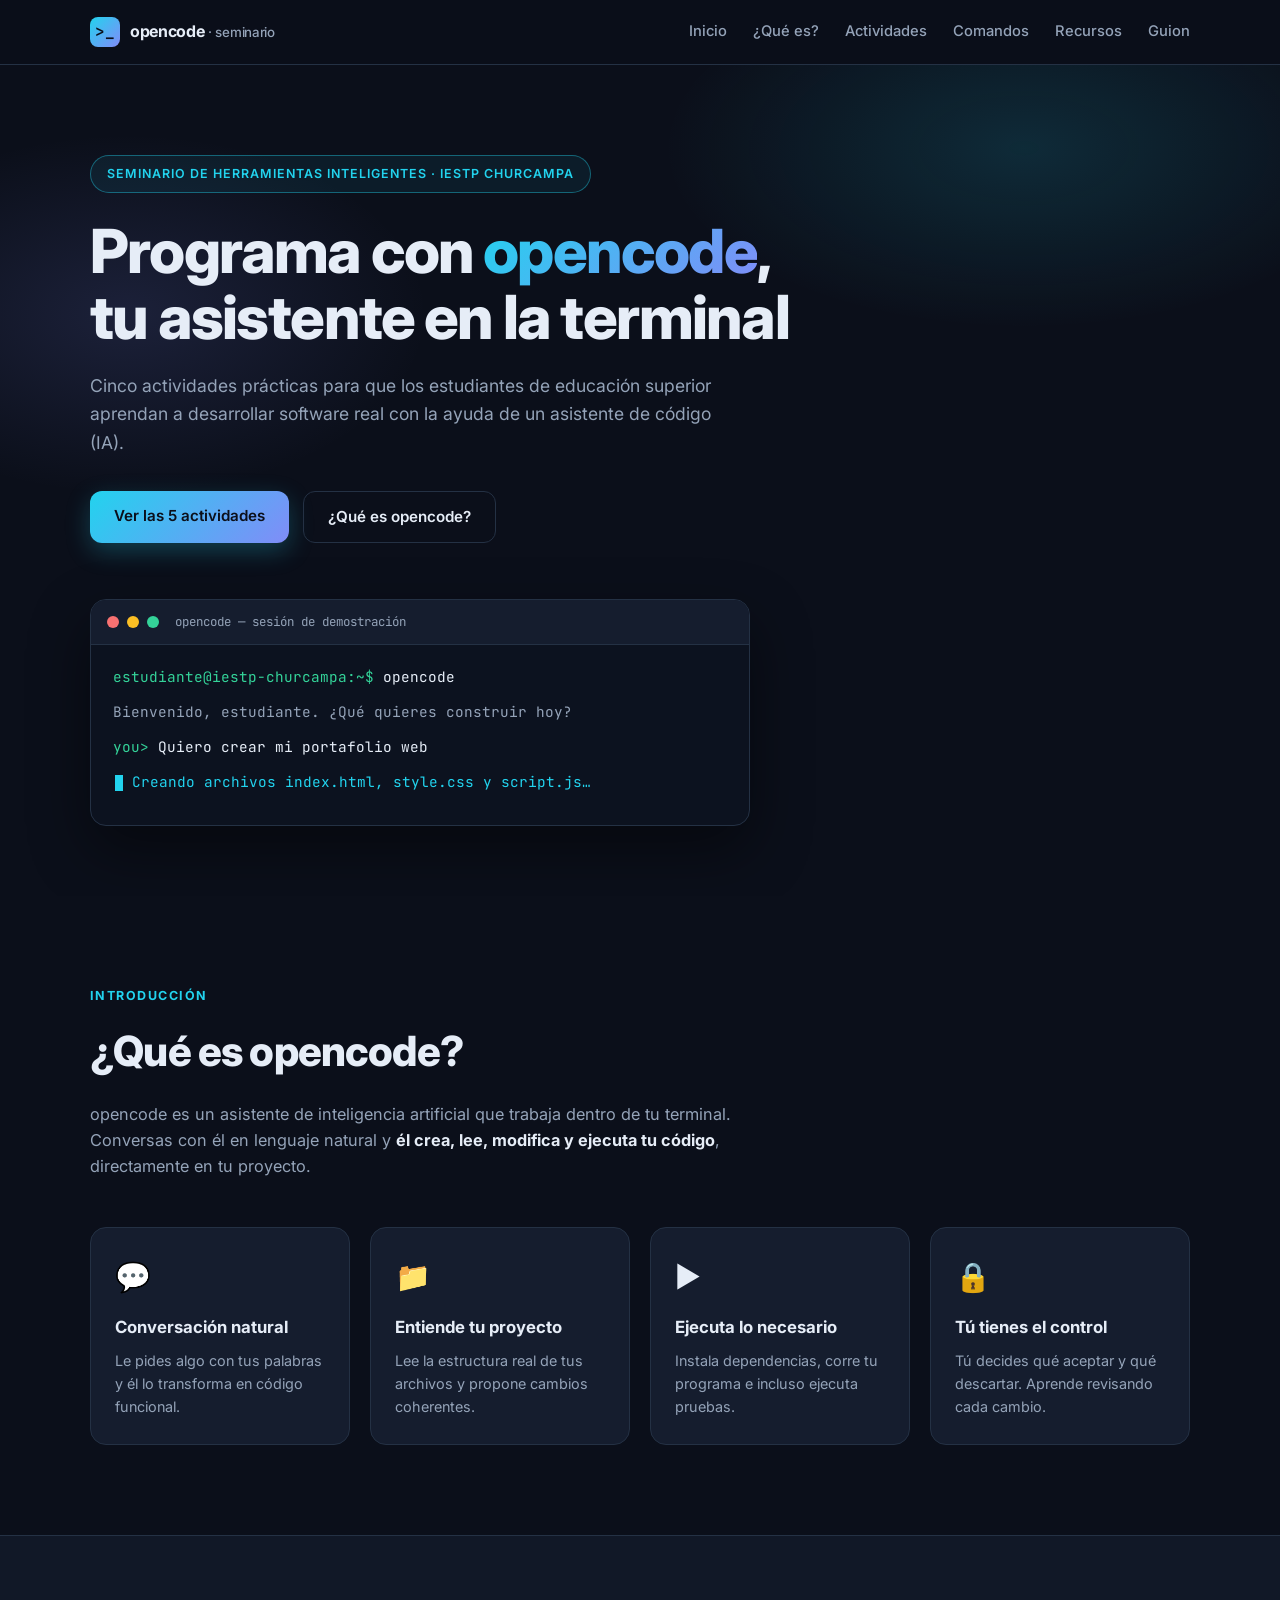
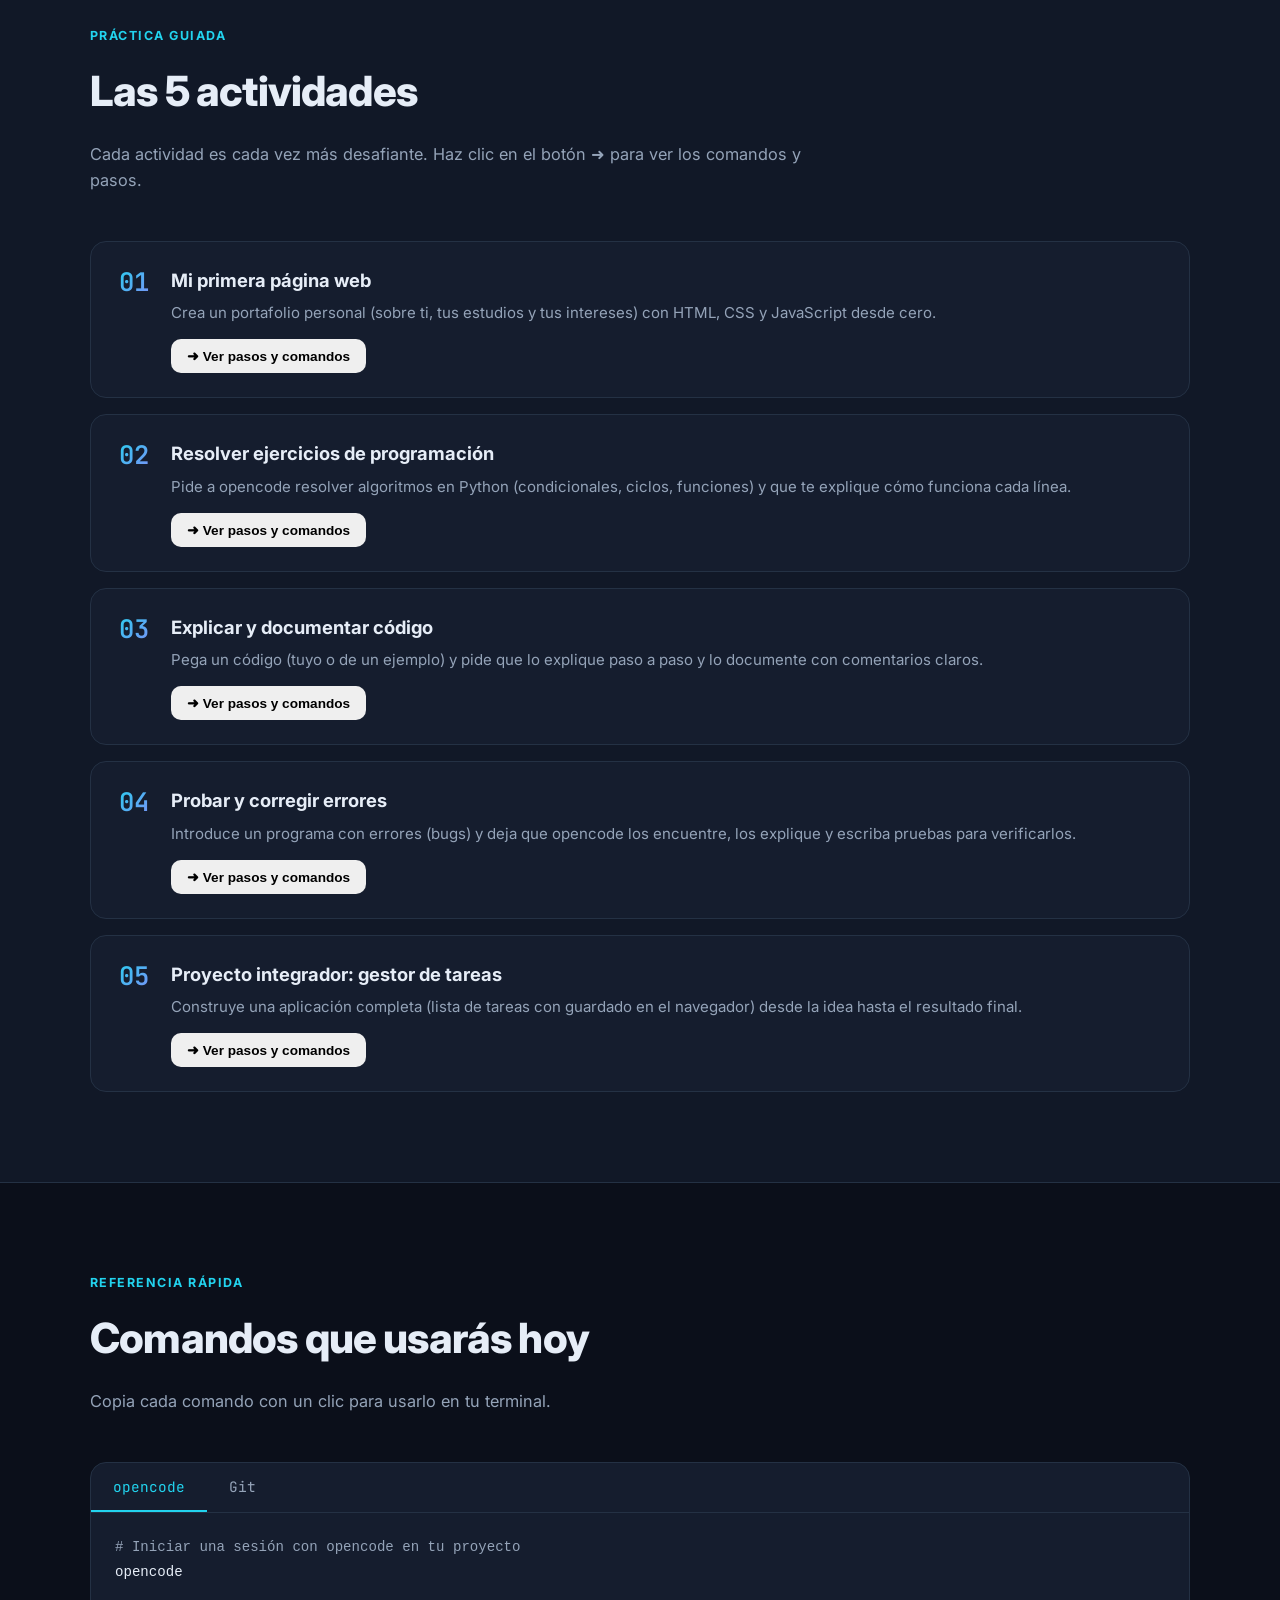
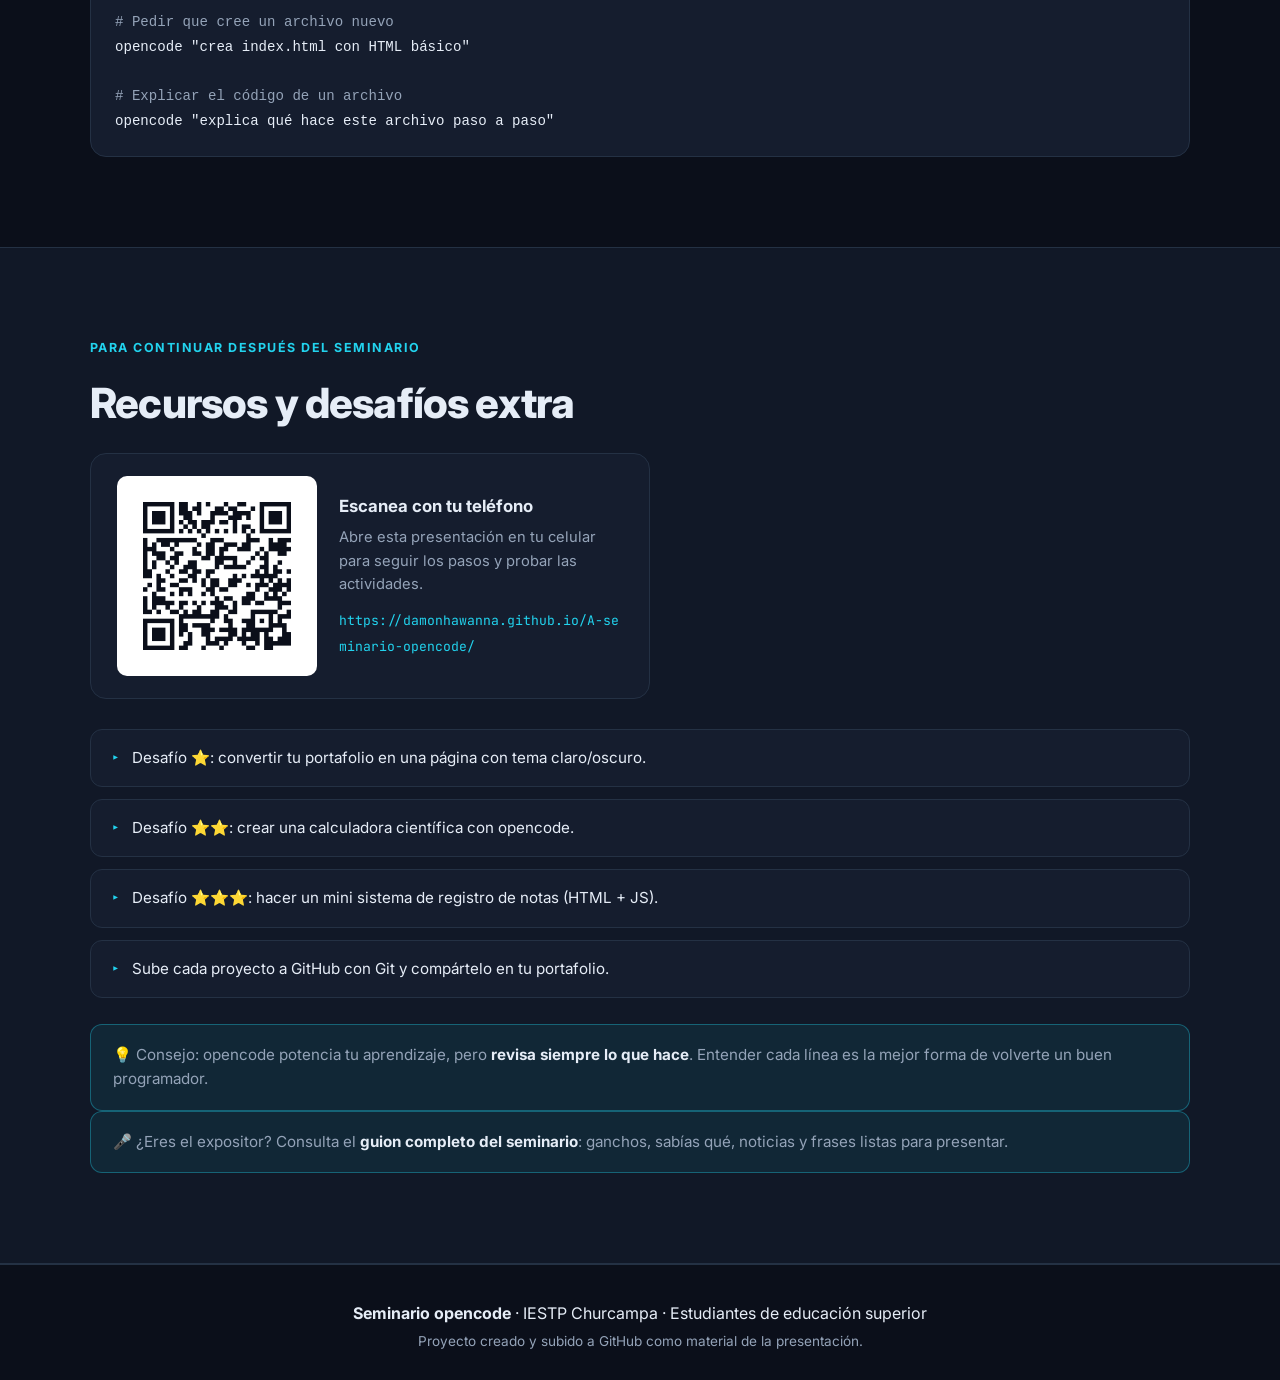
<file: index.html>
<!DOCTYPE html>
<html lang="es">
<head>
  <meta charset="UTF-8" />
  <meta name="viewport" content="width=device-width, initial-scale=1.0" />
  <title>Seminario opencode · IESTP Churcampa</title>
  <meta name="description" content="Presentación del seminario sobre opencode para estudiantes de educación superior del IESTP Churcampa. 5 actividades con opencode." />
  <link rel="preconnect" href="https://fonts.googleapis.com" />
  <link rel="preconnect" href="https://fonts.gstatic.com" crossorigin />
  <link href="https://fonts.googleapis.com/css2?family=Inter:wght@400;500;600;700;800&family=JetBrains+Mono:wght@400;600&display=swap" rel="stylesheet" />
  <link rel="stylesheet" href="assets/css/style.css" />
</head>
<body>
  <header class="navbar">
    <div class="container navbar__inner">
      <a href="#inicio" class="navbar__brand">
        <span class="navbar__logo">&gt;_</span>
        <span>opencode <small>· seminario</small></span>
      </a>
      <button class="navbar__toggle" id="menuToggle" aria-label="Abrir menú" aria-expanded="false">
        <span></span><span></span><span></span>
      </button>
      <nav class="navbar__links" id="menu">
        <a href="#inicio">Inicio</a>
        <a href="#que-es">¿Qué es?</a>
        <a href="#actividades">Actividades</a>
        <a href="#comandos">Comandos</a>
        <a href="#recursos">Recursos</a>
        <a href="guion.html">Guion</a>
      </nav>
    </div>
  </header>

  <main>
    <section class="hero" id="inicio">
      <div class="container hero__inner">
        <p class="hero__tag">Seminario de herramientas inteligentes · IESTP CHURCAMPA</p>
        <h1 class="hero__title">Programa con <span class="grad">opencode</span>,<br />tu asistente en la terminal</h1>
        <p class="hero__subtitle">
          Cinco actividades prácticas para que los estudiantes de educación superior aprendan a desarrollar
          software real con la ayuda de un asistente de código (IA).
        </p>
        <div class="hero__actions">
          <a href="#actividades" class="btn btn--primary">Ver las 5 actividades</a>
          <a href="#que-es" class="btn btn--ghost">¿Qué es opencode?</a>
        </div>
        <div class="hero__terminal">
          <div class="terminal__bar">
            <span class="terminal__dot terminal__dot--red"></span>
            <span class="terminal__dot terminal__dot--yellow"></span>
            <span class="terminal__dot terminal__dot--green"></span>
            <span class="terminal__title">opencode — sesión de demostración</span>
          </div>
          <div class="terminal__body">
            <p><span class="prompt">estudiante@iestp-churcampa:~$</span> <span class="cmd">opencode</span></p>
            <p class="out">Bienvenido, estudiante. ¿Qué quieres construir hoy?</p>
            <p><span class="prompt">you&gt;</span> Quiero crear mi portafolio web</p>
            <p class="out typing"><span class="cursor"></span> Creando archivos index.html, style.css y script.js…</p>
          </div>
        </div>
      </div>
    </section>

    <section class="section" id="que-es">
      <div class="container">
        <p class="section__label">Introducción</p>
        <h2 class="section__title">¿Qué es opencode?</h2>
        <p class="section__lead">
          opencode es un asistente de inteligencia artificial que trabaja dentro de tu terminal.
          Conversas con él en lenguaje natural y <strong>él crea, lee, modifica y ejecuta tu código</strong>, directamente en tu proyecto.
        </p>
        <div class="features">
          <article class="feature">
            <span class="feature__icon">💬</span>
            <h3>Conversación natural</h3>
            <p>Le pides algo con tus palabras y él lo transforma en código funcional.</p>
          </article>
          <article class="feature">
            <span class="feature__icon">📁</span>
            <h3>Entiende tu proyecto</h3>
            <p>Lee la estructura real de tus archivos y propone cambios coherentes.</p>
          </article>
          <article class="feature">
            <span class="feature__icon">▶️</span>
            <h3>Ejecuta lo necesario</h3>
            <p>Instala dependencias, corre tu programa e incluso ejecuta pruebas.</p>
          </article>
          <article class="feature">
            <span class="feature__icon">🔒</span>
            <h3>Tú tienes el control</h3>
            <p>Tú decides qué aceptar y qué descartar. Aprende revisando cada cambio.</p>
          </article>
        </div>
      </div>
    </section>

    <section class="section section--alt" id="actividades">
      <div class="container">
        <p class="section__label">Práctica guiada</p>
        <h2 class="section__title">Las 5 actividades</h2>
        <p class="section__lead">
          Cada actividad es cada vez más desafiante. Haz clic en el botón ➜ para ver los comandos y pasos.
        </p>

        <div class="activities">
          <article class="activity">
            <div class="activity__num">01</div>
            <div class="activity__body">
              <h3>Mi primera página web</h3>
              <p>Crea un portafolio personal (sobre ti, tus estudios y tus intereses) con HTML, CSS y JavaScript desde cero.</p>
              <button class="btn btn--sm" data-detail="act1">➜ Ver pasos y comandos</button>
            </div>
          </article>

          <article class="activity">
            <div class="activity__num">02</div>
            <div class="activity__body">
              <h3>Resolver ejercicios de programación</h3>
              <p>Pide a opencode resolver algoritmos en Python (condicionales, ciclos, funciones) y que te explique cómo funciona cada línea.</p>
              <button class="btn btn--sm" data-detail="act2">➜ Ver pasos y comandos</button>
            </div>
          </article>

          <article class="activity">
            <div class="activity__num">03</div>
            <div class="activity__body">
              <h3>Explicar y documentar código</h3>
              <p>Pega un código (tuyo o de un ejemplo) y pide que lo explique paso a paso y lo documente con comentarios claros.</p>
              <button class="btn btn--sm" data-detail="act3">➜ Ver pasos y comandos</button>
            </div>
          </article>

          <article class="activity">
            <div class="activity__num">04</div>
            <div class="activity__body">
              <h3>Probar y corregir errores</h3>
              <p>Introduce un programa con errores (bugs) y deja que opencode los encuentre, los explique y escriba pruebas para verificarlos.</p>
              <button class="btn btn--sm" data-detail="act4">➜ Ver pasos y comandos</button>
            </div>
          </article>

          <article class="activity">
            <div class="activity__num">05</div>
            <div class="activity__body">
              <h3>Proyecto integrador: gestor de tareas</h3>
              <p>Construye una aplicación completa (lista de tareas con guardado en el navegador) desde la idea hasta el resultado final.</p>
              <button class="btn btn--sm" data-detail="act5">➜ Ver pasos y comandos</button>
            </div>
          </article>
        </div>

        <div class="details" id="details">
          <button class="details__close" id="detailsClose" aria-label="Cerrar">✕</button>
          <div id="detailsContent"></div>
        </div>
      </div>
    </section>

    <section class="section" id="comandos">
      <div class="container">
        <p class="section__label">Referencia rápida</p>
        <h2 class="section__title">Comandos que usarás hoy</h2>
        <p class="section__lead">Copia cada comando con un clic para usarlo en tu terminal.</p>

        <div class="code-panel" id="codePanel">
          <div class="code-panel__tabs">
            <button class="code-panel__tab is-active" data-tab="opencode">opencode</button>
            <button class="code-panel__tab" data-tab="git">Git</button>
          </div>
          <pre class="code-panel__block is-active" data-block="opencode"><code><span class="c-comment"># Iniciar una sesión con opencode en tu proyecto</span>
opencode

<span class="c-comment"># Pedir que cree un archivo nuevo</span>
opencode "crea index.html con HTML básico"

<span class="c-comment"># Explicar el código de un archivo</span>
opencode "explica qué hace este archivo paso a paso"</code></pre>
          <pre class="code-panel__block" data-block="git"><code><span class="c-comment"># Iniciar un repositorio en la carpeta actual</span>
git init

<span class="c-comment"># Ver los cambios pendientes</span>
git status

<span class="c-comment"># Guardar una versión del proyecto</span>
git add .
git commit -m "Mi primer proyecto"

<span class="c-comment"># Subir a GitHub</span>
git push -u origin main</code></pre>
        </div>
      </div>
    </section>

    <section class="section section--alt" id="recursos">
      <div class="container resources">
        <p class="section__label">Para continuar después del seminario</p>
        <h2 class="section__title">Recursos y desafíos extra</h2>
        <div class="qr">
          <img src="assets/img/qr.png" alt="Código QR del sitio del seminario" width="200" height="200" />
          <div>
            <h3>Escanea con tu teléfono</h3>
            <p>Abre esta presentación en tu celular para seguir los pasos y probar las actividades.</p>
            <code>https://damonhawanna.github.io/A-seminario-opencode/</code>
          </div>
        </div>
        <ul class="resources__list">
          <li>Desafío ⭐: convertir tu portafolio en una página con tema claro/oscuro.</li>
          <li>Desafío ⭐⭐: crear una calculadora científica con opencode.</li>
          <li>Desafío ⭐⭐⭐: hacer un mini sistema de registro de notas (HTML + JS).</li>
          <li>Sube cada proyecto a GitHub con Git y compártelo en tu portafolio.</li>
        </ul>
        <p class="resources__note">
          💡 Consejo: opencode potencia tu aprendizaje, pero <strong>revisa siempre lo que hace</strong>.
          Entender cada línea es la mejor forma de volverte un buen programador.
        </p>
        <p class="resources__note resources__cta">
          🎤 ¿Eres el expositor? Consulta el <a href="guion.html"><strong>guion completo del seminario</strong></a>: ganchos, sabías qué, noticias y frases listas para presentar.
        </p>
      </div>
    </section>
  </main>

  <footer class="footer">
    <div class="container footer__inner">
      <p><strong>Seminario opencode</strong> · IESTP Churcampa · Estudiantes de educación superior</p>
      <p class="footer__sub">Proyecto creado y subido a GitHub como material de la presentación.</p>
    </div>
  </footer>

  <script src="assets/js/main.js"></script>
</body>
</html>
</file>
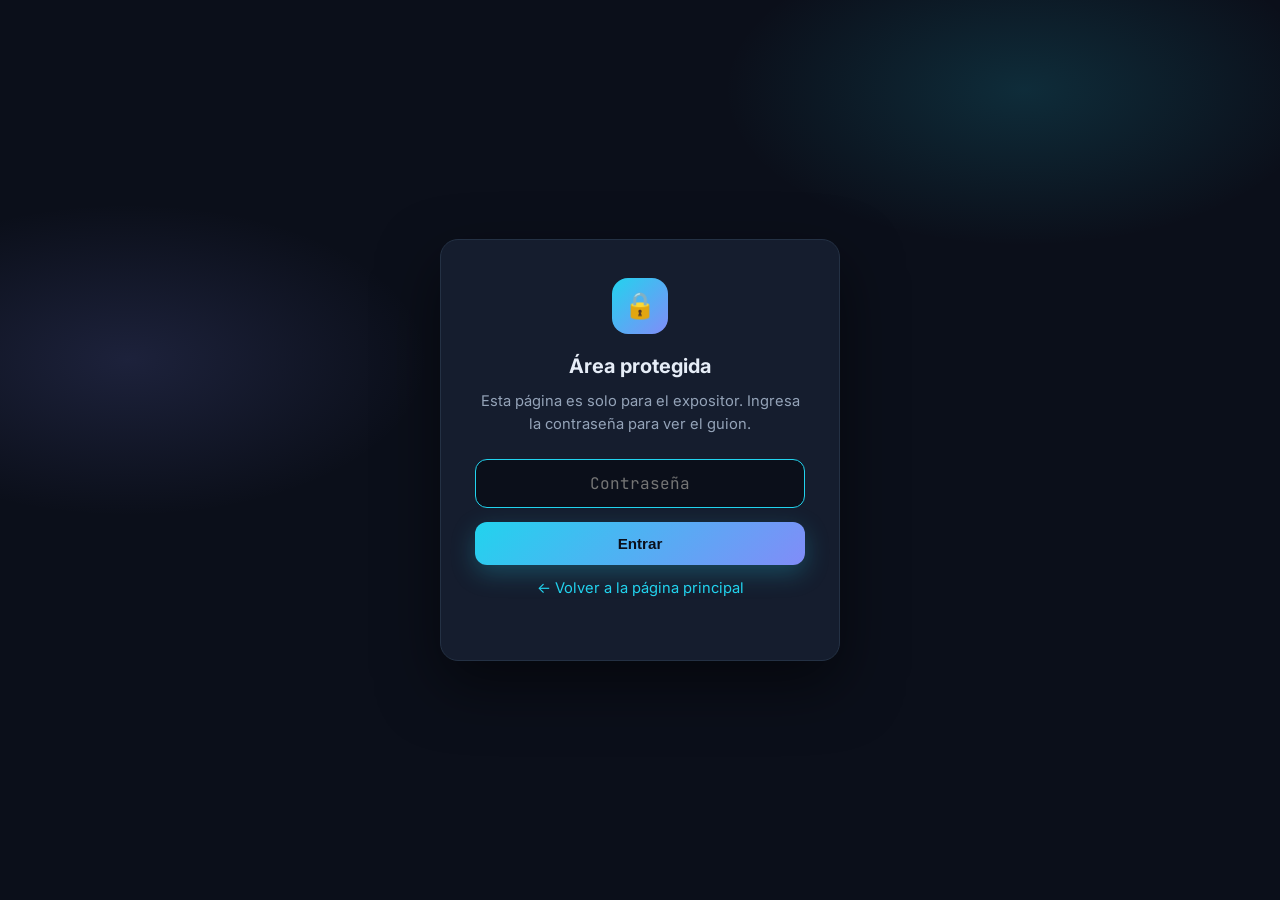
<file: guion.html>
<!DOCTYPE html>
<html lang="es">
<head>
  <meta charset="UTF-8" />
  <meta name="viewport" content="width=device-width, initial-scale=1.0" />
  <title>Guion del expositor · opencode en la educación superior</title>
  <meta name="description" content="Guion del expositor para el seminario: opencode en la educación superior para estudiantes del IESTP Churcampa. Ganchos, sabías qué, noticias, frases y 5 actividades." />
  <link rel="preconnect" href="https://fonts.googleapis.com" />
  <link rel="preconnect" href="https://fonts.gstatic.com" crossorigin />
  <link href="https://fonts.googleapis.com/css2?family=Inter:wght@400;500;600;700;800&family=JetBrains+Mono:wght@400;600&display=swap" rel="stylesheet" />
  <link rel="stylesheet" href="assets/css/style.css" />
</head>
<body>
  <script>
    (function () {
      var unlocked = window.sessionStorage && sessionStorage.getItem("guion-unlocked") === "1";
      document.body.classList.add("is-locked");
      if (unlocked) document.body.classList.remove("is-locked");
    })();
  </script>
  <header class="navbar">
    <div class="container navbar__inner">
      <a href="index.html" class="navbar__brand">
        <span class="navbar__logo">&gt;_</span>
        <span>opencode <small>· guion del expositor</small></span>
      </a>
      <button class="navbar__toggle" id="menuToggle" aria-label="Abrir menú" aria-expanded="false">
        <span></span><span></span><span></span>
      </button>
      <nav class="navbar__links" id="menu">
        <a href="#apertura">Apertura</a>
        <a href="#sabias" class="quick">¿Sabías qué?</a>
        <a href="#noticias">Noticias</a>
        <a href="#opencode">opencode</a>
        <a href="#carreras">Carreras</a>
        <a href="#portafolio">Portafolio</a>
        <a href="index.html">Actividades</a>
      </nav>
    </div>
  </header>

  <main>
    <section class="guion-hero">
      <div class="container">
        <p class="section__label">Material del expositor · IESTP Churcampa</p>
        <h1 class="guion-hero__title">Guion del seminario</h1>
        <p class="guion-hero__sub">
          Monólogo guiado para presentar <strong>opencode</strong> en la educación superior.
          Lee cada escena en voz alta; las notas en <span class="stage">(itálica gris)</span> son indicaciones de acción.
        </p>
        <div class="guion-hero__meta">
          <span>⏱ Duración estimada: 40–50 min</span>
          <span>🎯 Público: estudiantes del IESTP Churcampa</span>
          <span>🧩 Estilo: conversacional y motivador</span>
        </div>
      </div>
    </section>

    <!-- 1 · Apertura -->
    <section class="scene" id="apertura">
      <div class="container">
        <h2 class="scene__num">Escena 01 <span>· La apertura</span></h2>
        <div class="speech">
          <span class="speech__who">EXPOSITOR</span>
          <p>
            Buenos días, buenas tardes. Antes de empezar, necesito que levanten la mano…
            quienes alguna vez pensaron que <strong>programar o crear software no es para su carrera</strong>.
            ¿Varios? Tranquilos, era la respuesta que esperaba. <em>(sonrisa)</em>
          </p>
          <p>
            Hoy les voy a demostrar que eso <strong>ya no es cierto</strong>. Que ustedes no tienen que volverse
            programadores para usar la tecnología a su favor… pero sí tienen que aprender a
            <strong>conversar con el software</strong>. Y para eso existe una herramienta llamada
            <strong>opencode</strong>.
          </p>
        </div>
        <div class="hook">
          <span class="hook__tag">GANCHO</span>
          <p>“En un mundo donde la inteligencia artificial escribe software, la ventaja no la tiene quien programa mejor, sino quien <strong>piensa mejor</strong>.”</p>
        </div>
        <div class="stage">(Pausa breve. Mire al público. Señale el proyector/sitio.)</div>
      </div>
    </section>

    <!-- 2 · Sabías qué -->
    <section class="scene" id="sabias">
      <div class="container">
        <h2 class="scene__num">Escena 02 <span>· ¿Sabías qué?</span></h2>
        <div class="speech">
          <span class="speech__who">EXPOSITOR</span>
          <p>
            Vamos a calentar con datos. Yo les pregunto y ustedes responden en voz baja: “¿en serio?”.
            <em>(risas)</em> Vamos…
          </p>
        </div>
        <div class="fact-grid">
          <div class="fact">
            <span class="fact__icon">🤖</span>
            <p class="fact__text">Que en <strong>España, el 75,6% de los jóvenes de 16 a 24 años</strong> ya usa herramientas de inteligencia artificial, pero casi la mitad dice que su institución no promueve ese uso.</p>
          </div>
          <div class="fact">
            <span class="fact__icon">📈</span>
            <p class="fact__text">Que la demanda de profesionales que saben manejar IA <strong>creció un 64% en un solo año</strong>, mientras las ofertas para programadores novatos cayeron un 33%.</p>
          </div>
          <div class="fact">
            <span class="fact__icon">💼</span>
            <p class="fact__text">Que en 2026 hubo <strong>más de 285.000 ofertas laborales</strong> que pedían habilidades humanas junto a tecnología: pensamiento crítico, creatividad y comunicación.</p>
          </div>
          <div class="fact">
            <span class="fact__icon">🧑‍🏫</span>
            <p class="fact__text">Que un informe señala que <strong>los puestos casi siempre se transforman, no desaparecen</strong>. La pregunta no es “¿me va a reemplazar la IA?”, sino “¿qué skills nuevas debo sumar?”.</p>
          </div>
        </div>
        <div class="stage">(Deje que cada dato “caiga”. No lea las tarjetas: cuéntelas.)</div>
      </div>
    </section>

    <!-- 3 · Noticias -->
    <section class="scene" id="noticias">
      <div class="container">
        <h2 class="scene__num">Escena 03 <span>· La noticia de la semana</span></h2>
        <div class="speech">
          <span class="speech__who">EXPOSITOR</span>
          <p>
            Cierren los ojos un segundo e imaginen: ustedes terminan sus estudios en 2027.
            Les piden experiencia en sistemas… sistemas de historias clínicas, de cultivos,
            de facturación, de aulas virtuales. <strong>Todos sus rubros ya usan software.</strong>
            Entonces la noticia importante de este año es esta:
          </p>
        </div>
        <div class="news">
          <span class="news__source">ACTUALIDAD TECNOLÓGICA · SEPTIEMBRE 2026</span>
          <h3>Las empresas ya no buscan “solo técnicos”. Buscan profesionales que sepan convivir con la inteligencia artificial.</h3>
          <p>
            Estudios recientes muestran que las vacantes para perfiles con IA se disparan
            (<strong>+64%</strong>), que saber manejar asistentes de IA ya es requisito en miles de ofertas
            (<strong>+45%</strong>) y que los sueldos más buscados son de quienes combinan su carrera
            con tecnología. La universidad recién está reaccionando: <strong>el 65% cree que la IA
            transformará la educación en 5 años</strong>. Ustedes no esperen. Empiecen hoy.
          </p>
        </div>
        <div class="stage">(Puede proyectar la página principal del seminario y mostrar el QR.)</div>
      </div>
    </section>

    <!-- 4 · opencode -->
    <section class="scene" id="opencode">
      <div class="container">
        <h2 class="scene__num">Escena 04 <span>· El protagonista: opencode</span></h2>
        <div class="speech">
          <span class="speech__who">EXPOSITOR</span>
          <p>
            ¿Y qué es opencode? Imaginen un <strong>tutor particular de software disponible 24/7</strong>,
            que vive dentro de una terminal… sí, esa ventana negra que da miedo, la de las películas.
            <em>(risas)</em>
          </p>
          <p>
            Con opencode ustedes <strong>escriben lo que quieren en lenguaje normal</strong> y él crea el código,
            explica lo que hizo, corrige errores e incluso ejecuta el programa. No es magia: es
            <strong>inteligencia artificial de código abierto</strong> trabajando en su computadora y en su proyecto.
          </p>
        </div>
        <div class="quote">
          <span class="quote__tag">FRASE</span>
          <p>“Su laptop ya no es solo para redes sociales. Si la convierten en un taller de software, se convierten en creadores.”</p>
        </div>
        <div class="stage">(Haga la demostración en vivo: abra la terminal, escriba “opencode” y pida un pequeño programa. O muestre la animación de la página principal.)</div>
      </div>
    </section>

    <!-- 5 · Carreras -->
    <section class="scene" id="carreras">
      <div class="container">
        <h2 class="scene__num">Escena 05 <span>· Todas las carreras necesitan software</span></h2>
        <div class="speech">
          <span class="speech__who">EXPOSITOR</span>
          <p>
            Algunos pensarán: “yo estudio agronomía, o enfermería, o contabilidad…
            eso no es para mí”. Permítanme mostrarles algo:
          </p>
        </div>
        <div class="careers">
          <div class="career"><span class="career__icon">🌱</span><h3>Agronomía</h3><p>Software para monitorear cultivos, riego y clima.</p></div>
          <div class="career"><span class="career__icon">🩺</span><h3>Enfermería</h3><p>Historias clínicas digitales y sistemas de citas.</p></div>
          <div class="career"><span class="career__icon">📊</span><h3>Contabilidad</h3><p>Planillas, impuestos y reportes automáticos.</p></div>
          <div class="career"><span class="career__icon">🎓</span><h3>Educación</h3><p>Aulas virtuales y materiales interactivos.</p></div>
          <div class="career"><span class="career__icon">🏢</span><h3>Administración</h3><p>Tableros de control y facturación electrónica.</p></div>
          <div class="career"><span class="career__icon">💻</span><h3>Computación</h3><p>Crear el software que usan todas las demás.</p></div>
        </div>
        <div class="hook">
          <span class="hook__tag">GANCHO</span>
          <p>“El que sabe comunicarse con el software dirige su carrera. El que no, solo la mira pasar.”</p>
        </div>
      </div>
    </section>

    <!-- 6 · Portafolio -->
    <section class="scene" id="portafolio">
      <div class="container">
        <h2 class="scene__num">Escena 06 <span>· Crea tu portafolio</span></h2>
        <div class="speech">
          <span class="speech__who">EXPOSITOR</span>
          <p>
            Cuando pidan trabajo o prácticas, el currículum en papel ya no alcanza.
            Necesitan un <strong>portafolio: un lugar donde se vea lo que saben hacer</strong>.
            Y no hace falta esperar a graduarse. Hoy, con opencode, en una tarde crean
            su primera página web y la suben a GitHub, gratuita y visible para el mundo.
          </p>
          <p>
            Ese es su <strong>currículum vivo</strong>: cada proyecto que suben es una prueba de que
            no solo entienden su carrera… también la saben transformar con tecnología.
          </p>
        </div>
        <div class="quote quote--strong">
          <span class="quote__tag">ACCIÓN</span>
          <p>“Al salir de este seminario, su única tarea es esta: <strong>crear su primer portafolio con opencode</strong>. Yo les dejo los pasos y un QR para hacerlo desde el celular.”</p>
        </div>
        <div class="stage">(Proyecte la página de actividades y el QR. Invite a escanear con el teléfono.)</div>
      </div>
    </section>

    <!-- 7 · Actividades -->
    <section class="scene" id="actividades">
      <div class="container">
        <h2 class="scene__num">Escena 07 <span>· Las 5 actividades de hoy</span></h2>
        <div class="speech">
          <span class="speech__who">EXPOSITOR</span>
          <p>
            Vamos a lo práctico. Mientras abren la página, les presento las <strong>5 actividades</strong>
            que realizaremos, de la más fácil a la más retadora:
          </p>
        </div>
        <ol class="act-list">
          <li><span>01</span> Mi primera página web: tu portafolio personal.</li>
          <li><span>02</span> Resolver ejercicios de programación con explicación línea a línea.</li>
          <li><span>03</span> Explicar y documentar código fácil de entender.</li>
          <li><span>04</span> Probar y corregir errores automáticamente.</li>
          <li><span>05</span> Proyecto integrador: una app de lista de tareas completa.</li>
        </ol>
        <div class="news">
          <span class="news__source">CONSEJO DEL EXPOSITOR</span>
          <h3>Usen opencode como tutor, no como “copiador”.</h3>
          <p>
            La diferencia entre aprender y copiar está en las preguntas que hacen. No digan
            “hazme la tarea”; digan <strong>“explícame por qué este código funciona”</strong>.
            Cuando entienden cada línea, nadie les quita ese conocimiento.
          </p>
        </div>
        <p class="text-center">
          <a class="btn btn--primary" href="index.html#actividades">Ir a las 5 actividades ➜</a>
        </p>
      </div>
    </section>

    <!-- 8 · Cierre -->
    <section class="scene scene--cierre" id="cierre">
      <div class="container">
        <h2 class="scene__num">Escena 08 <span>· El cierre</span></h2>
        <div class="speech">
          <span class="speech__who">EXPOSITOR</span>
          <p>
            Para terminar, quiero dejarles tres ideas. La primera: <strong>toda carrera necesita software</strong>.
            La segunda: <strong>ustedes pueden crearlo</strong> con ayuda de la inteligencia artificial.
            Y la tercera: <strong>empiecen hoy</strong>, no el próximo ciclo, no el próximo año.
          </p>
          <p>
            Escaneen el QR, hagan su primera actividad, suban su portafolio a GitHub y me escriben
            para compartirlo. Ese día habrán dado el paso más importante de su vida académica:
            <strong>dejaron de ser espectadores y se volvieron creadores</strong>.
          </p>
        </div>
        <div class="quote quote--closing">
          <span class="quote__tag">FRASE FINAL</span>
          <p>“El futuro no se espera. El futuro se construye… y la herramienta para construirlo ya está en su terminal.”</p>
        </div>
        <div class="stage">(Aplausos. Dígame dónde está el QR si lo proyecta o repártalo impreso.)</div>
      </div>
    </section>
  </main>

  <footer class="footer">
    <div class="container footer__inner">
      <p><strong>Seminario opencode</strong> · Guion del expositor · IESTP Churcampa</p>
      <p class="footer__sub"><a href="index.html">Volver a la página principal del seminario</a></p>
    </div>
  </footer>

  <script src="assets/js/main.js"></script>
  <div class="gate" id="gate" role="dialog" aria-modal="true" aria-labelledby="gateTitle">
    <div class="gate__card">
      <span class="gate__icon">🔒</span>
      <h2 id="gateTitle">Área protegida</h2>
      <p>Esta página es solo para el expositor. Ingresa la contraseña para ver el guion.</p>
      <form id="gateForm" autocomplete="off">
        <input class="gate__input" type="password" id="gatePassword" placeholder="Contraseña" autofocus />
        <p class="gate__error" id="gateError">Contraseña incorrecta, inténtalo de nuevo.</p>
        <button class="btn btn--primary gate__btn" type="submit">Entrar</button>
        <p class="gate__hint"><a href="index.html">← Volver a la página principal</a></p>
      </form>
    </div>
  </div>
  <script>
    (function () {
      var HASH = "4ba4c898ef846f896501be315571e4ef645a004684131c5eace11c5f7c25c041";
      function sha256(text) {
        return crypto.subtle.digest("SHA-256", new TextEncoder().encode(text)).then(function (buf) {
          var bytes = new Uint8Array(buf);
          var hex = "";
          for (var i = 0; i < bytes.length; i++) hex += bytes[i].toString(16).padStart(2, "0");
          return hex;
        });
      }
      var form = document.getElementById("gateForm");
      var pwd = document.getElementById("gatePassword");
      var err = document.getElementById("gateError");
      form.addEventListener("submit", function (e) {
        e.preventDefault();
        var value = pwd.value;
        if (!value) return;
        sha256(value.toLowerCase()).then(function (hash) {
          if (hash === HASH) {
            if (window.sessionStorage) sessionStorage.setItem("guion-unlocked", "1");
            document.body.classList.remove("is-locked");
            pwd.value = "";
          } else {
            err.classList.add("is-shown");
            pwd.value = "";
            pwd.focus();
          }
        });
      });
      if (window.sessionStorage && sessionStorage.getItem("guion-unlocked") === "1") {
        document.body.classList.remove("is-locked");
      }
    })();
  </script>
</body>
</html>
</file>
<file: assets/css/style.css>
:root {
  --bg: #0b0f1a;
  --bg-alt: #111827;
  --surface: #151d2e;
  --surface-2: #1c2638;
  --border: #243144;
  --text: #e6edf7;
  --muted: #94a3b8;
  --accent: #22d3ee;
  --accent-2: #818cf8;
  --green: #34d399;
  --red: #f87171;
  --yellow: #fbbf24;
  --grad: linear-gradient(135deg, var(--accent), var(--accent-2));
  --radius: 16px;
  --font: 'Inter', system-ui, -apple-system, sans-serif;
  --mono: 'JetBrains Mono', ui-monospace, monospace;
}

* { margin: 0; padding: 0; box-sizing: border-box; }

html { scroll-behavior: smooth; }

body {
  font-family: var(--font);
  background: var(--bg);
  color: var(--text);
  line-height: 1.6;
  overflow-x: hidden;
}

a { color: var(--accent); text-decoration: none; }

.container { width: min(1100px, 92%); margin: 0 auto; }

::selection { background: var(--accent); color: var(--bg); }

::-webkit-scrollbar { width: 10px; }
::-webkit-scrollbar-track { background: var(--bg); }
::-webkit-scrollbar-thumb { background: var(--border); border-radius: 5px; }

/* ---------- Navbar ---------- */
.navbar {
  position: sticky;
  top: 0;
  z-index: 50;
  background: rgba(11, 15, 26, 0.85);
  backdrop-filter: blur(12px);
  border-bottom: 1px solid var(--border);
}
.navbar__inner {
  display: flex;
  align-items: center;
  justify-content: space-between;
  height: 64px;
}
.navbar__brand {
  display: flex;
  align-items: center;
  gap: 10px;
  font-weight: 700;
  color: var(--text);
  letter-spacing: -0.02em;
}
.navbar__brand small { color: var(--muted); font-weight: 500; }
.navbar__logo {
  display: inline-grid;
  place-items: center;
  width: 30px;
  height: 30px;
  border-radius: 8px;
  background: var(--grad);
  color: var(--bg);
  font-family: var(--mono);
  font-weight: 600;
}
.navbar__links { display: flex; gap: 26px; }
.navbar__links a {
  color: var(--muted);
  font-size: 0.92rem;
  font-weight: 500;
  transition: color 0.2s;
}
.navbar__links a:hover { color: var(--accent); }

.navbar__toggle {
  display: none;
  flex-direction: column;
  gap: 5px;
  background: none;
  border: none;
  cursor: pointer;
  padding: 6px;
}
.navbar__toggle span {
  width: 22px;
  height: 2px;
  background: var(--text);
  border-radius: 2px;
  transition: transform 0.3s, opacity 0.3s;
}
.navbar__toggle[aria-expanded="true"] span:nth-child(1) { transform: translateY(7px) rotate(45deg); }
.navbar__toggle[aria-expanded="true"] span:nth-child(2) { opacity: 0; }
.navbar__toggle[aria-expanded="true"] span:nth-child(3) { transform: translateY(-7px) rotate(-45deg); }

/* ---------- Hero ---------- */
.hero {
  position: relative;
  padding: 90px 0 70px;
  overflow: hidden;
}
.hero::before {
  content: "";
  position: absolute;
  inset: 0;
  background:
    radial-gradient(600px 300px at 80% 10%, rgba(34, 211, 238, 0.14), transparent 60%),
    radial-gradient(500px 300px at 10% 30%, rgba(129, 140, 248, 0.14), transparent 60%);
  pointer-events: none;
}
.hero__inner { position: relative; }
.hero__tag {
  display: inline-block;
  font-size: 0.78rem;
  font-weight: 600;
  letter-spacing: 0.08em;
  text-transform: uppercase;
  color: var(--accent);
  border: 1px solid rgba(34, 211, 238, 0.4);
  border-radius: 999px;
  padding: 8px 16px;
  margin-bottom: 26px;
  background: rgba(34, 211, 238, 0.07);
}
.hero__title {
  font-size: clamp(2.3rem, 5vw, 3.8rem);
  font-weight: 800;
  letter-spacing: -0.03em;
  line-height: 1.08;
  margin-bottom: 22px;
}
.grad {
  background: var(--grad);
  -webkit-background-clip: text;
  background-clip: text;
  -webkit-text-fill-color: transparent;
}
.hero__subtitle {
  max-width: 640px;
  color: var(--muted);
  font-size: 1.1rem;
  margin-bottom: 34px;
}
.hero__actions { display: flex; gap: 14px; flex-wrap: wrap; margin-bottom: 56px; }

.btn {
  display: inline-block;
  padding: 13px 24px;
  border-radius: 12px;
  font-weight: 600;
  font-size: 0.95rem;
  border: none;
  cursor: pointer;
  transition: transform 0.2s, box-shadow 0.2s, background 0.2s;
}
.btn--primary {
  background: var(--grad);
  color: #0b0f1a;
  box-shadow: 0 8px 24px rgba(34, 211, 238, 0.25);
}
.btn--primary:hover { transform: translateY(-2px); box-shadow: 0 12px 30px rgba(34, 211, 238, 0.35); }
.btn--ghost {
  background: transparent;
  color: var(--text);
  border: 1px solid var(--border);
}
.btn--ghost:hover { border-color: var(--accent); color: var(--accent); }
.btn--sm { padding: 9px 16px; font-size: 0.85rem; border-radius: 10px; }

/* Terminal */
.hero__terminal {
  max-width: 660px;
  border: 1px solid var(--border);
  border-radius: var(--radius);
  overflow: hidden;
  background: rgba(13, 19, 32, 0.75);
  box-shadow: 0 24px 60px rgba(0, 0, 0, 0.45);
  animation: float 6s ease-in-out infinite;
}
@keyframes float {
  0%, 100% { transform: translateY(0); }
  50% { transform: translateY(-8px); }
}
.terminal__bar {
  display: flex;
  align-items: center;
  gap: 8px;
  padding: 12px 16px;
  background: var(--surface);
  border-bottom: 1px solid var(--border);
}
.terminal__dot { width: 12px; height: 12px; border-radius: 50%; }
.terminal__dot--red { background: var(--red); }
.terminal__dot--yellow { background: var(--yellow); }
.terminal__dot--green { background: var(--green); }
.terminal__title { margin-left: 8px; font-size: 0.78rem; color: var(--muted); font-family: var(--mono); }
.terminal__body { padding: 20px 22px; font-family: var(--mono); font-size: 0.9rem; }
.terminal__body p { margin-bottom: 12px; }
.prompt { color: var(--green); }
.cmd { color: var(--text); }
.out { color: var(--muted); }
.typing { color: var(--accent); }
.cursor {
  display: inline-block;
  width: 8px;
  height: 16px;
  background: var(--accent);
  margin-left: 2px;
  animation: blink 1s step-end infinite;
  vertical-align: middle;
}
@keyframes blink { 50% { opacity: 0; } }

/* ---------- Sections ---------- */
.section { padding: 90px 0; }
.section--alt { background: var(--bg-alt); border-top: 1px solid var(--border); border-bottom: 1px solid var(--border); }
.section__label {
  color: var(--accent);
  font-size: 0.78rem;
  font-weight: 700;
  letter-spacing: 0.12em;
  text-transform: uppercase;
  margin-bottom: 12px;
}
.section__title {
  font-size: clamp(1.8rem, 4vw, 2.6rem);
  font-weight: 800;
  letter-spacing: -0.02em;
  margin-bottom: 16px;
}
.section__lead {
  color: var(--muted);
  max-width: 720px;
  margin-bottom: 48px;
  font-size: 1.02rem;
}
.section__lead strong { color: var(--text); }

/* Features */
.features {
  display: grid;
  grid-template-columns: repeat(auto-fit, minmax(230px, 1fr));
  gap: 20px;
}
.feature {
  background: var(--surface);
  border: 1px solid var(--border);
  border-radius: var(--radius);
  padding: 26px 24px;
  transition: transform 0.25s, border-color 0.25s;
}
.feature:hover { transform: translateY(-4px); border-color: rgba(34, 211, 238, 0.5); }
.feature__icon { font-size: 1.8rem; display: block; margin-bottom: 14px; }
.feature h3 { font-size: 1.05rem; margin-bottom: 8px; }
.feature p { color: var(--muted); font-size: 0.9rem; }

/* Activities */
.activities { display: flex; flex-direction: column; gap: 16px; }
.activity {
  display: flex;
  gap: 22px;
  align-items: flex-start;
  background: var(--surface);
  border: 1px solid var(--border);
  border-radius: var(--radius);
  padding: 24px 28px;
  transition: border-color 0.25s, transform 0.25s;
}
.activity:hover { border-color: rgba(34, 211, 238, 0.55); transform: translateX(4px); }
.activity__num {
  font-family: var(--mono);
  font-size: 1.6rem;
  font-weight: 600;
  background: var(--grad);
  -webkit-background-clip: text;
  background-clip: text;
  -webkit-text-fill-color: transparent;
  flex-shrink: 0;
  margin-top: -4px;
}
.activity__body h3 { font-size: 1.15rem; margin-bottom: 6px; }
.activity__body p { color: var(--muted); font-size: 0.94rem; margin-bottom: 14px; }

/* Details panel */
.details {
  display: none;
  margin-top: 24px;
  background: var(--surface-2);
  border: 1px solid var(--border);
  border-radius: var(--radius);
  padding: 28px;
  position: relative;
}
.details.is-open { display: block; }
.details__close {
  position: absolute;
  top: 14px;
  right: 16px;
  background: none;
  border: none;
  color: var(--muted);
  font-size: 1.1rem;
  cursor: pointer;
}
.details__close:hover { color: var(--text); }
.details h4 { margin-bottom: 10px; color: var(--accent); font-size: 1rem; }
.details ol, .details ul {
  margin: 0 0 18px 20px;
  color: var(--muted);
  font-size: 0.93rem;
}
.details li { margin-bottom: 6px; }
.details code {
  font-family: var(--mono);
  font-size: 0.85em;
  background: var(--bg);
  border: 1px solid var(--border);
  border-radius: 6px;
  padding: 2px 7px;
  color: var(--accent);
}
.details pre {
  background: var(--bg);
  border: 1px solid var(--border);
  border-radius: 10px;
  padding: 16px 18px;
  overflow-x: auto;
  font-family: var(--mono);
  font-size: 0.85rem;
  margin-bottom: 18px;
}
.details pre code { background: none; border: none; color: var(--text); padding: 0; }

/* ---------- Code panel ---------- */
.code-panel {
  border: 1px solid var(--border);
  border-radius: var(--radius);
  overflow: hidden;
  background: var(--surface);
}
.code-panel__tabs { display: flex; border-bottom: 1px solid var(--border); }
.code-panel__tab {
  background: none;
  border: none;
  color: var(--muted);
  padding: 14px 22px;
  font-family: var(--mono);
  font-size: 0.9rem;
  cursor: pointer;
  border-bottom: 2px solid transparent;
  transition: color 0.2s;
}
.code-panel__tab.is-active { color: var(--accent); border-bottom-color: var(--accent); }
.code-panel__block {
  display: none;
  padding: 22px 24px;
  overflow-x: auto;
  font-family: var(--mono);
  font-size: 0.88rem;
  line-height: 1.7;
}
.code-panel__block.is-active { display: block; }
.c-comment { color: var(--muted); }

/* ---------- QR ---------- */
.qr {
  display: flex;
  gap: 22px;
  align-items: center;
  background: var(--surface);
  border: 1px solid var(--border);
  border-radius: var(--radius);
  padding: 22px 26px;
  margin-bottom: 30px;
  max-width: 560px;
}
.qr img {
  border-radius: 10px;
  background: #fff;
  padding: 8px;
  flex-shrink: 0;
}
.qr h3 { font-size: 1.05rem; margin-bottom: 6px; }
.qr p { color: var(--muted); font-size: 0.92rem; margin-bottom: 10px; }
.qr code {
  font-family: var(--mono);
  font-size: 0.82rem;
  color: var(--accent);
  word-break: break-all;
}

/* ---------- Resources ---------- */
.resources__list { list-style: none; margin-bottom: 26px; display: grid; gap: 12px; }
.resources__list li {
  background: var(--surface);
  border: 1px solid var(--border);
  border-radius: 12px;
  padding: 16px 20px;
  color: var(--text);
  font-size: 0.95rem;
  display: flex;
  gap: 12px;
  align-items: center;
}
.resources__list li::before {
  content: "▸";
  color: var(--accent);
  font-family: var(--mono);
}
.resources__note {
  background: rgba(34, 211, 238, 0.08);
  border: 1px solid rgba(34, 211, 238, 0.35);
  border-radius: 12px;
  padding: 18px 22px;
  color: var(--muted);
  font-size: 0.95rem;
}
.resources__note strong { color: var(--text); }

/* ---------- Footer ---------- */
.footer {
  border-top: 1px solid var(--border);
  padding: 36px 0;
}
.footer__inner { text-align: center; }
.footer__sub { color: var(--muted); font-size: 0.85rem; margin-top: 4px; }

/* ---------- Guion del expositor ---------- */
.guion-hero {
  padding: 80px 0 40px;
  border-bottom: 1px solid var(--border);
  background:
    radial-gradient(600px 260px at 85% 20%, rgba(34, 211, 238, 0.12), transparent 60%),
    radial-gradient(500px 260px at 5% 60%, rgba(129, 140, 248, 0.12), transparent 60%);
}
.guion-hero__title {
  font-size: clamp(2rem, 4.5vw, 3rem);
  font-weight: 800;
  letter-spacing: -0.02em;
  margin-bottom: 14px;
}
.guion-hero__sub { color: var(--muted); max-width: 720px; margin-bottom: 22px; }
.guion-hero__sub strong { color: var(--text); }
.guion-hero__meta { display: flex; flex-wrap: wrap; gap: 12px; }
.guion-hero__meta span {
  font-size: 0.82rem;
  color: var(--muted);
  border: 1px solid var(--border);
  border-radius: 999px;
  padding: 7px 14px;
  background: var(--surface);
}

.scene { padding: 64px 0; border-bottom: 1px solid var(--border); }
.scene__num {
  font-family: var(--mono);
  font-size: 1.05rem;
  font-weight: 600;
  color: var(--accent);
  margin-bottom: 26px;
}
.scene__num span { color: var(--muted); font-weight: 500; }

.speech { max-width: 780px; margin-bottom: 20px; }
.speech__who {
  display: inline-block;
  font-family: var(--mono);
  font-size: 0.72rem;
  font-weight: 600;
  letter-spacing: 0.14em;
  color: var(--bg);
  background: var(--grad);
  border-radius: 6px;
  padding: 4px 10px;
  margin-bottom: 14px;
}
.speech p { color: var(--text); font-size: 1.05rem; margin-bottom: 14px; }
.speech em { color: var(--muted); font-style: italic; }

.hook {
  border-left: 3px solid var(--yellow);
  background: rgba(251, 191, 36, 0.07);
  border-radius: 0 12px 12px 0;
  padding: 18px 22px;
  max-width: 780px;
  margin: 22px 0;
}
.hook__tag {
  display: inline-block;
  font-family: var(--mono);
  font-size: 0.7rem;
  letter-spacing: 0.14em;
  color: var(--yellow);
  margin-bottom: 8px;
}
.hook p { font-size: 1.05rem; color: var(--text); }
.hook p strong { color: var(--yellow); }

.quote {
  border-left: 3px solid var(--accent);
  background: rgba(34, 211, 238, 0.06);
  border-radius: 0 12px 12px 0;
  padding: 20px 24px;
  max-width: 780px;
  margin: 24px 0;
}
.quote__tag {
  display: inline-block;
  font-family: var(--mono);
  font-size: 0.7rem;
  letter-spacing: 0.14em;
  color: var(--accent);
  margin-bottom: 8px;
}
.quote p { font-size: 1.1rem; font-weight: 500; color: var(--text); }
.quote p strong { color: var(--accent); }
.quote--strong { border-left-color: var(--green); background: rgba(52, 211, 153, 0.06); }
.quote--strong .quote__tag { color: var(--green); }
.quote--strong p strong { color: var(--green); }
.quote--closing { border-left-color: var(--accent-2); background: rgba(129, 140, 248, 0.08); }
.quote--closing .quote__tag { color: var(--accent-2); }
.quote--closing p strong { color: var(--accent-2); }

.stage {
  color: var(--muted);
  font-size: 0.88rem;
  font-style: italic;
  font-family: var(--mono);
  border: 1px dashed var(--border);
  border-radius: 10px;
  padding: 12px 16px;
  max-width: 780px;
  margin: 24px 0;
}

.fact-grid {
  display: grid;
  grid-template-columns: repeat(auto-fit, minmax(230px, 1fr));
  gap: 16px;
  margin: 22px 0;
}
.fact {
  background: var(--surface);
  border: 1px solid var(--border);
  border-radius: 14px;
  padding: 20px;
}
.fact:hover { border-color: rgba(34, 211, 238, 0.5); }
.fact__icon { font-size: 1.5rem; display: block; margin-bottom: 10px; }
.fact__text { color: var(--muted); font-size: 0.92rem; }
.fact__text strong { color: var(--text); }

.news {
  border: 1px solid rgba(129, 140, 248, 0.5);
  background: rgba(129, 140, 248, 0.06);
  border-radius: 14px;
  padding: 22px 26px;
  max-width: 780px;
  margin: 22px 0;
}
.news__source {
  display: inline-block;
  font-family: var(--mono);
  font-size: 0.7rem;
  letter-spacing: 0.14em;
  color: var(--accent-2);
  margin-bottom: 10px;
}
.news h3 { font-size: 1.1rem; margin-bottom: 10px; }
.news p { color: var(--muted); font-size: 0.95rem; }
.news p strong { color: var(--text); }

.careers {
  display: grid;
  grid-template-columns: repeat(auto-fit, minmax(200px, 1fr));
  gap: 16px;
  margin: 22px 0;
}
.career {
  background: var(--surface);
  border: 1px solid var(--border);
  border-radius: 14px;
  padding: 20px;
  transition: transform 0.25s, border-color 0.25s;
}
.career:hover { transform: translateY(-4px); border-color: rgba(34, 211, 238, 0.55); }
.career__icon { font-size: 1.6rem; display: block; margin-bottom: 10px; }
.career h3 { font-size: 1rem; margin-bottom: 6px; }
.career p { color: var(--muted); font-size: 0.86rem; }

.act-list { list-style: none; margin: 22px 0; max-width: 780px; display: grid; gap: 12px; }
.act-list li {
  display: flex;
  align-items: center;
  gap: 14px;
  background: var(--surface);
  border: 1px solid var(--border);
  border-radius: 12px;
  padding: 14px 18px;
  color: var(--text);
  font-size: 0.98rem;
}
.act-list li span {
  font-family: var(--mono);
  font-weight: 600;
  color: var(--accent);
  font-size: 0.9rem;
  flex-shrink: 0;
}
.text-center { text-align: center; margin: 28px 0; }
.scene--cierre { border-bottom: none; }

@media (max-width: 768px) {
  .guion-hero { padding: 56px 0 32px; }
  .scene { padding: 48px 0; }
}

/* ---------- App gate (bloqueo del guion) ---------- */
body.is-locked .navbar,
body.is-locked main,
body.is-locked .footer { display: none; }

.gate {
  display: none;
  position: fixed;
  inset: 0;
  z-index: 100;
  background:
    radial-gradient(500px 260px at 80% 10%, rgba(34, 211, 238, 0.15), transparent 60%),
    radial-gradient(500px 260px at 10% 40%, rgba(129, 140, 248, 0.15), transparent 60%),
    var(--bg);
  place-items: center;
  padding: 24px;
}
body.is-locked .gate { display: grid; }
.gate__card {
  background: var(--surface);
  border: 1px solid var(--border);
  border-radius: 18px;
  padding: 38px 34px;
  max-width: 400px;
  width: 100%;
  text-align: center;
  box-shadow: 0 24px 60px rgba(0, 0, 0, 0.5);
}
.gate__icon {
  display: inline-grid;
  place-items: center;
  width: 56px;
  height: 56px;
  border-radius: 16px;
  background: var(--grad);
  color: var(--bg);
  font-size: 1.6rem;
  margin-bottom: 16px;
}
.gate__card h2 { font-size: 1.25rem; margin-bottom: 8px; }
.gate__card p { color: var(--muted); font-size: 0.92rem; margin-bottom: 22px; }
.gate__input {
  width: 100%;
  padding: 13px 16px;
  border-radius: 12px;
  border: 1px solid var(--border);
  background: var(--bg);
  color: var(--text);
  font-family: var(--mono);
  font-size: 1rem;
  margin-bottom: 14px;
  text-align: center;
  outline: none;
  transition: border-color 0.2s;
}
.gate__input:focus { border-color: var(--accent); }
.gate__btn { width: 100%; }
.gate__error {
  display: none;
  color: var(--red);
  font-size: 0.85rem;
  margin-bottom: 12px;
}
.gate__error.is-shown { display: block; }
.gate__hint { margin-top: 12px; font-size: 0.78rem; color: var(--muted); }

/* ---------- Reveal animation ---------- */
.reveal { opacity: 0; transform: translateY(24px); transition: opacity 0.6s, transform 0.6s; }
.reveal.is-visible { opacity: 1; transform: none; }

/* ---------- Responsive ---------- */
@media (max-width: 768px) {
  .navbar__toggle { display: flex; }
  .navbar__links {
    position: absolute;
    top: 64px;
    left: 0;
    right: 0;
    flex-direction: column;
    gap: 0;
    background: var(--bg-alt);
    border-bottom: 1px solid var(--border);
    display: none;
  }
  .navbar__links.is-open { display: flex; }
  .navbar__links a { padding: 16px 6%; border-top: 1px solid var(--border); }
  .hero { padding: 60px 0 50px; }
  .section { padding: 64px 0; }
  .activity { flex-direction: column; gap: 10px; padding: 20px; }
}
</file>
